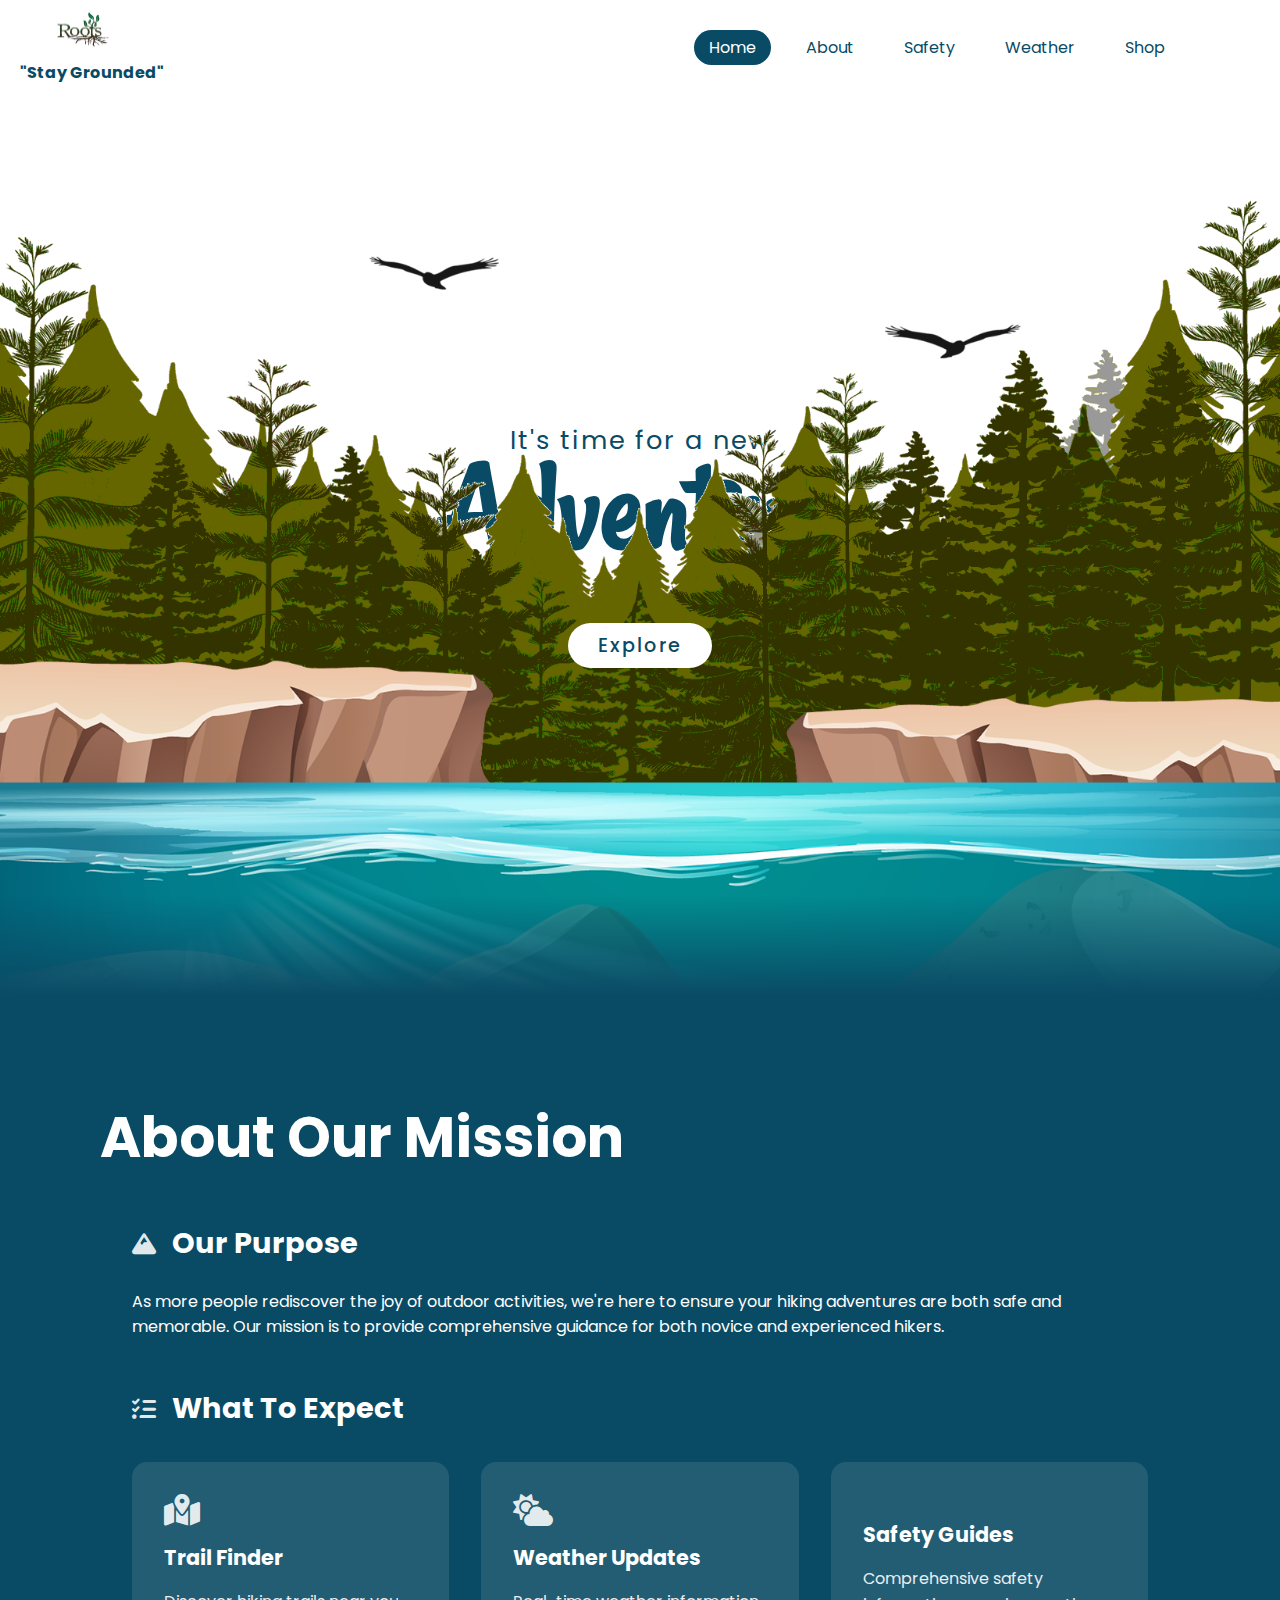
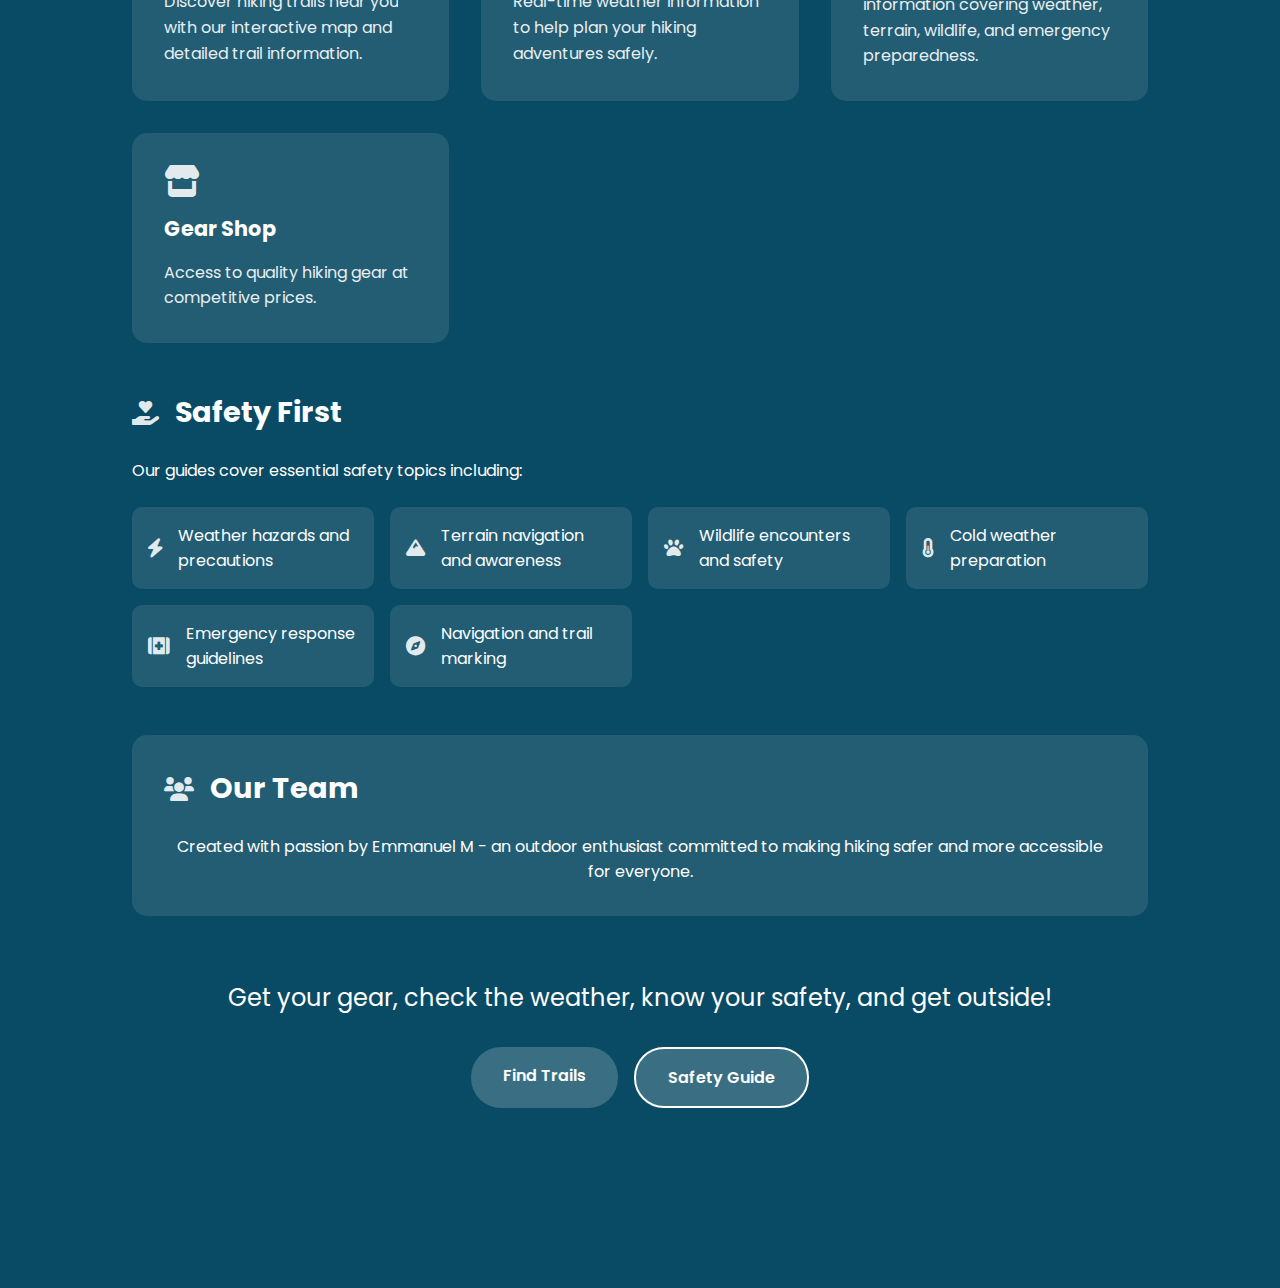
<file: index.html>
<!DOCTYPE html>
<html lang="en">
<head>
    <meta charset="UTF-8">
    <meta http-equiv="X-UA-Compatible" content="IE=edge">
    <meta name="viewport" content="width=device-width, initial-scale=1.0">
    <title>Roots</title>
    <link rel='stylesheet' type='text/css' href='style.css'>
    <link rel="stylesheet" href="https://cdnjs.cloudflare.com/ajax/libs/font-awesome/6.0.0/css/all.min.css">
</head>
<body>
    
    <header id ='header'>
        <div class="logo-container">
            <div>
                <a href=''>
                    <img class="logo" src='images/logo.png'>
                </a>
                <p>"Stay Grounded"</p>
            </div>
            <button class="nav-toggle" aria-label="Toggle navigation">
                <i class="fas fa-bars"></i>
            </button>
        </div>
        <ul>
            <li><a id='active' href='#'>Home</a></li>
            <li><a href='#About'>About</a></li>
            <li><a href='info.html'>Safety</a></li>
            <li><a href='weather.html'>Weather</a></li>
            <li><a href="https://www.steepandcheap.com/" target="_blank">Shop</a></li>
        </ul>
    </header>
    <section>
        <h2 id='text'><span>It's time for a new</span><br>Adventure</h2>
        <img src='images/bird1.png' id='bird1'>
        <img src='images/bird2.png' id='bird2'>
        <img src='images/forest.png' id='forest'>
        <a href="https://americanhiking.org/hiking-resources/#hikes-near-you" target="_blank" id='btn'>Explore</a>
        <img src='images/rocks.png' id='rocks'>
        <img src='images/water.png' id='water'>

    </section>
    <div id='About' class='sec'>
        <h2>About Our Mission</h2>
        <div class="about-container">
            <div class="about-text">
                <div class="mission-statement">
                    <h3><i class="fas fa-mountain"></i> Our Purpose</h3>
                    <p>As more people rediscover the joy of outdoor activities, we're here to ensure your hiking adventures are both safe and memorable. Our mission is to provide comprehensive guidance for both novice and experienced hikers.</p>
                </div>

                <div class="key-features">
                    <h3><i class="fas fa-list-check"></i> What To Expect</h3>
                    <div class="features-grid">
                        <div class="feature-item">
                            <i class="fas fa-map-location-dot"></i>
                            <h4>Trail Finder</h4>
                            <p>Discover hiking trails near you with our interactive map and detailed trail information.</p>
                        </div>
                        <div class="feature-item">
                            <i class="fas fa-cloud-sun"></i>
                            <h4>Weather Updates</h4>
                            <p>Real-time weather information to help plan your hiking adventures safely.</p>
                        </div>
                        <div class="feature-item">
                            <i class="fas fa-shield-heart"></i>
                            <h4>Safety Guides</h4>
                            <p>Comprehensive safety information covering weather, terrain, wildlife, and emergency preparedness.</p>
                        </div>
                        <div class="feature-item">
                            <i class="fas fa-store"></i>
                            <h4>Gear Shop</h4>
                            <p>Access to quality hiking gear at competitive prices.</p>
                        </div>
                    </div>
                </div>

                <div class="safety-focus">
                    <h3><i class="fas fa-hand-holding-heart"></i> Safety First</h3>
                    <p>Our guides cover essential safety topics including:</p>
                    <ul class="safety-list">
                        <li><i class="fas fa-bolt"></i> Weather hazards and precautions</li>
                        <li><i class="fas fa-mountain"></i> Terrain navigation and awareness</li>
                        <li><i class="fas fa-paw"></i> Wildlife encounters and safety</li>
                        <li><i class="fas fa-temperature-half"></i> Cold weather preparation</li>
                        <li><i class="fas fa-kit-medical"></i> Emergency response guidelines</li>
                        <li><i class="fas fa-compass"></i> Navigation and trail marking</li>
                    </ul>
                </div>

                <div class="team-section">
                    <h3><i class="fas fa-users"></i> Our Team</h3>
                    <p>Created with passion by Emmanuel M - an outdoor enthusiast committed to making hiking safer and more accessible for everyone.</p>
                </div>

                <div class="call-to-action">
                    <p>Get your gear, check the weather, know your safety, and get outside!</p>
                    <div class="cta-buttons">
                        <a href="https://americanhiking.org/hiking-resources/#hikes-near-you" class="cta-button primary">Find Trails</a>
                        <a href="info.html" class="cta-button secondary">Safety Guide</a>
                    </div>
                </div>
            </div>
        </div>
    </div>
    <script>
        let text=document.getElementById('text')
        let bird1=document.getElementById('bird1')
        let bird2=document.getElementById('bird2')
        let btn=document.getElementById('btn')
        let rocks=document.getElementById('rocks')
        let forest=document.getElementById('forest')
        let water=document.getElementById('water')
        let header=document.getElementById('header')

        // Mobile menu toggle
        const navToggle = document.querySelector('.nav-toggle');
        const navMenu = document.querySelector('#header ul');

        navToggle.addEventListener('click', () => {
            navMenu.classList.toggle('active');
        });

        // Close menu when clicking outside
        document.addEventListener('click', (e) => {
            if (!header.contains(e.target) && navMenu.classList.contains('active')) {
                navMenu.classList.remove('active');
            }
        });

        // Close menu when clicking a link
        navMenu.querySelectorAll('a').forEach(link => {
            link.addEventListener('click', () => {
                navMenu.classList.remove('active');
            });
        });

        window.addEventListener('scroll', function(){
            let value=window.scrollY;
            text.style.top=50+value*-.5+'%'
            bird1.style.top= value*-1+'%'
            bird1.style.left= value*1+'%'
            bird2.style.top= value*-1+'%'
            bird2.style.left= value*-1+'%'
            btn.style.marginTop=value*1.5+'px'
            rocks.style.top=value*.12+'px'
            forest.style.top=value*.25+'px'
            water.style.top=value*-.01+'px'
        })
    </script>
</body>
</html>
</file>
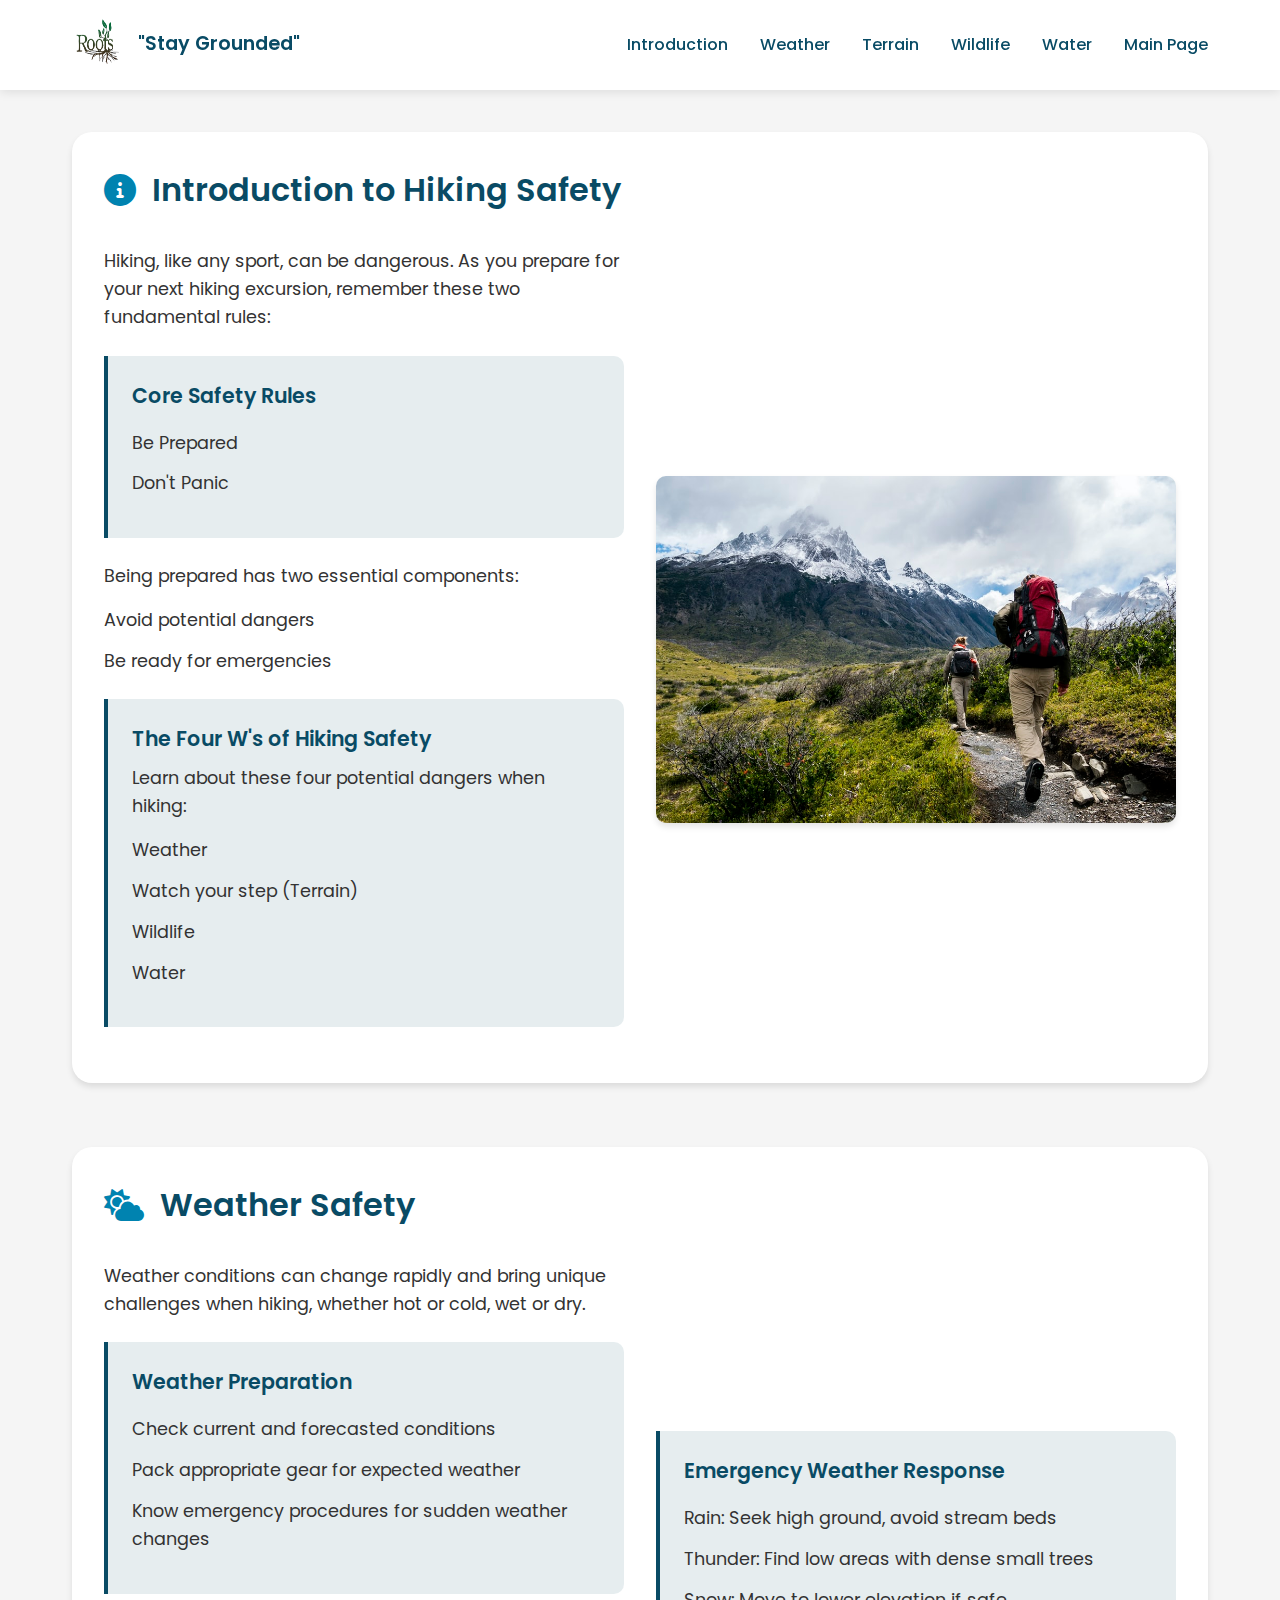
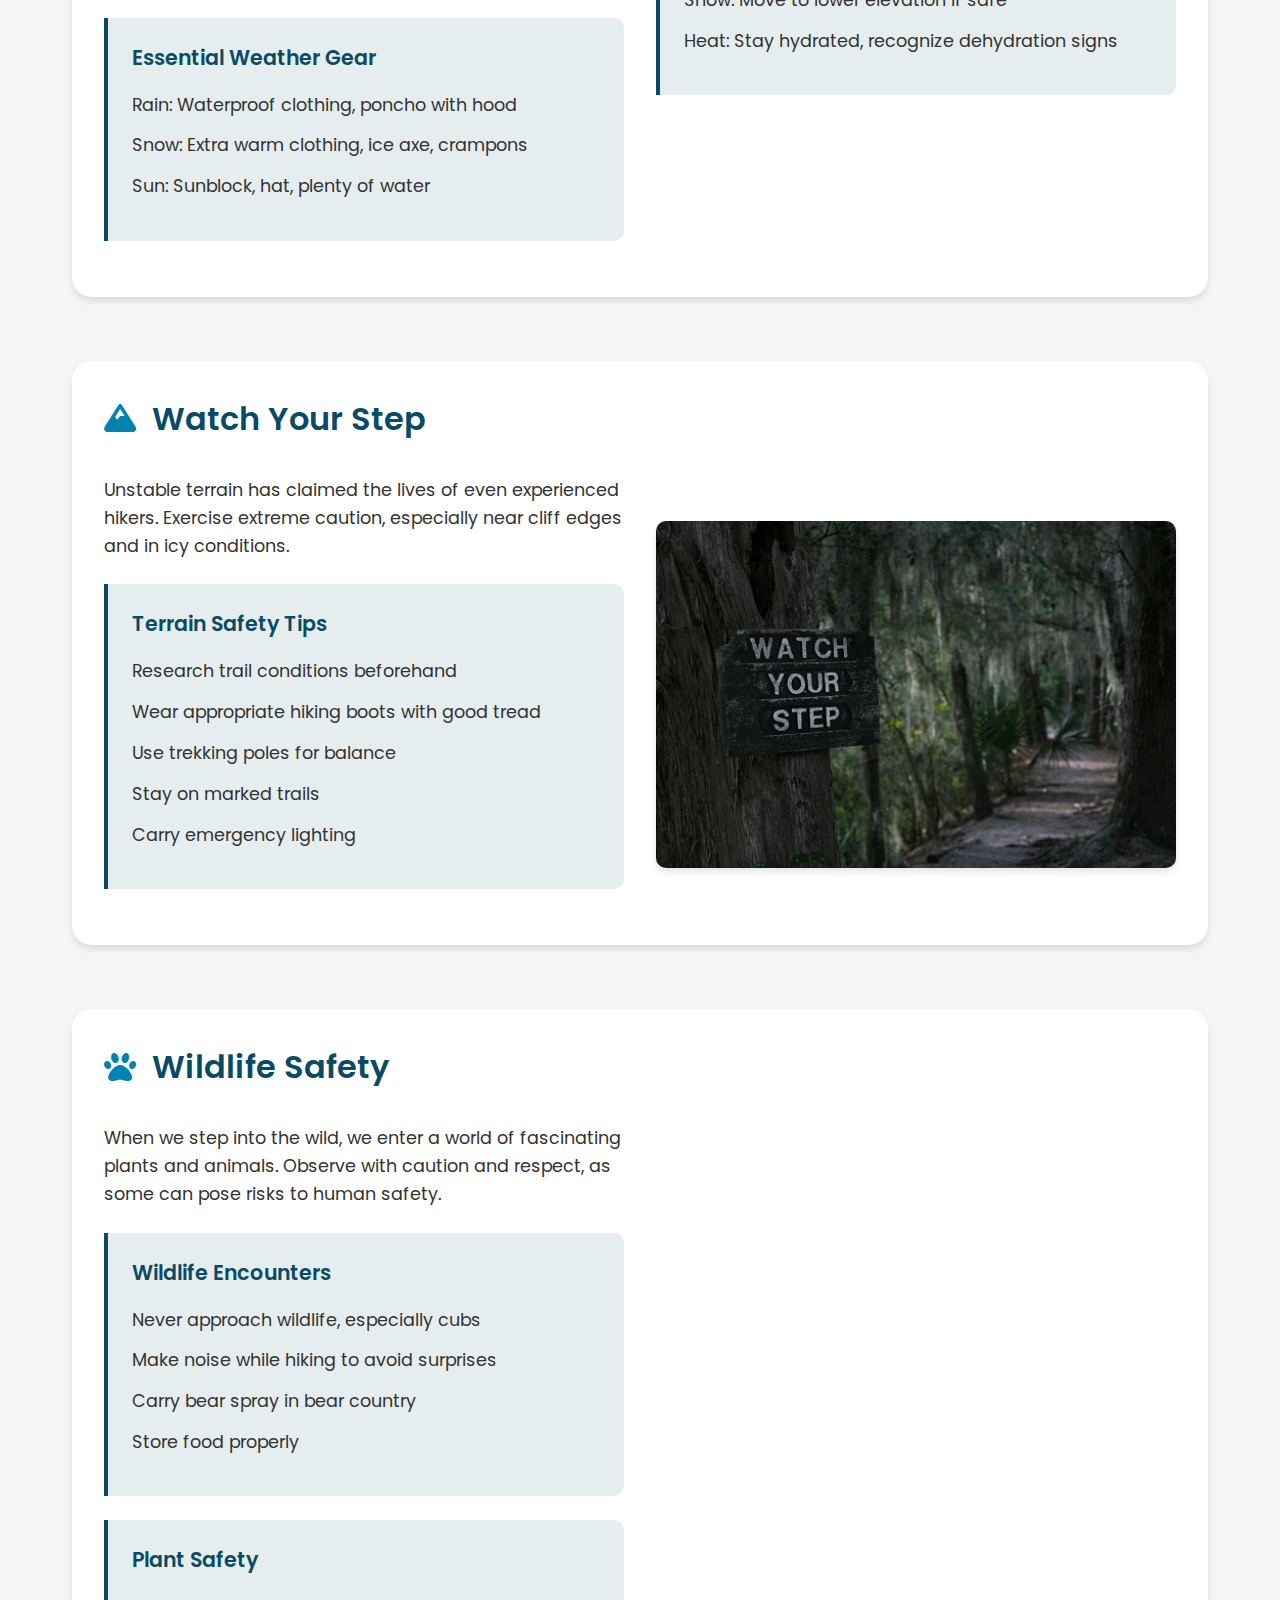
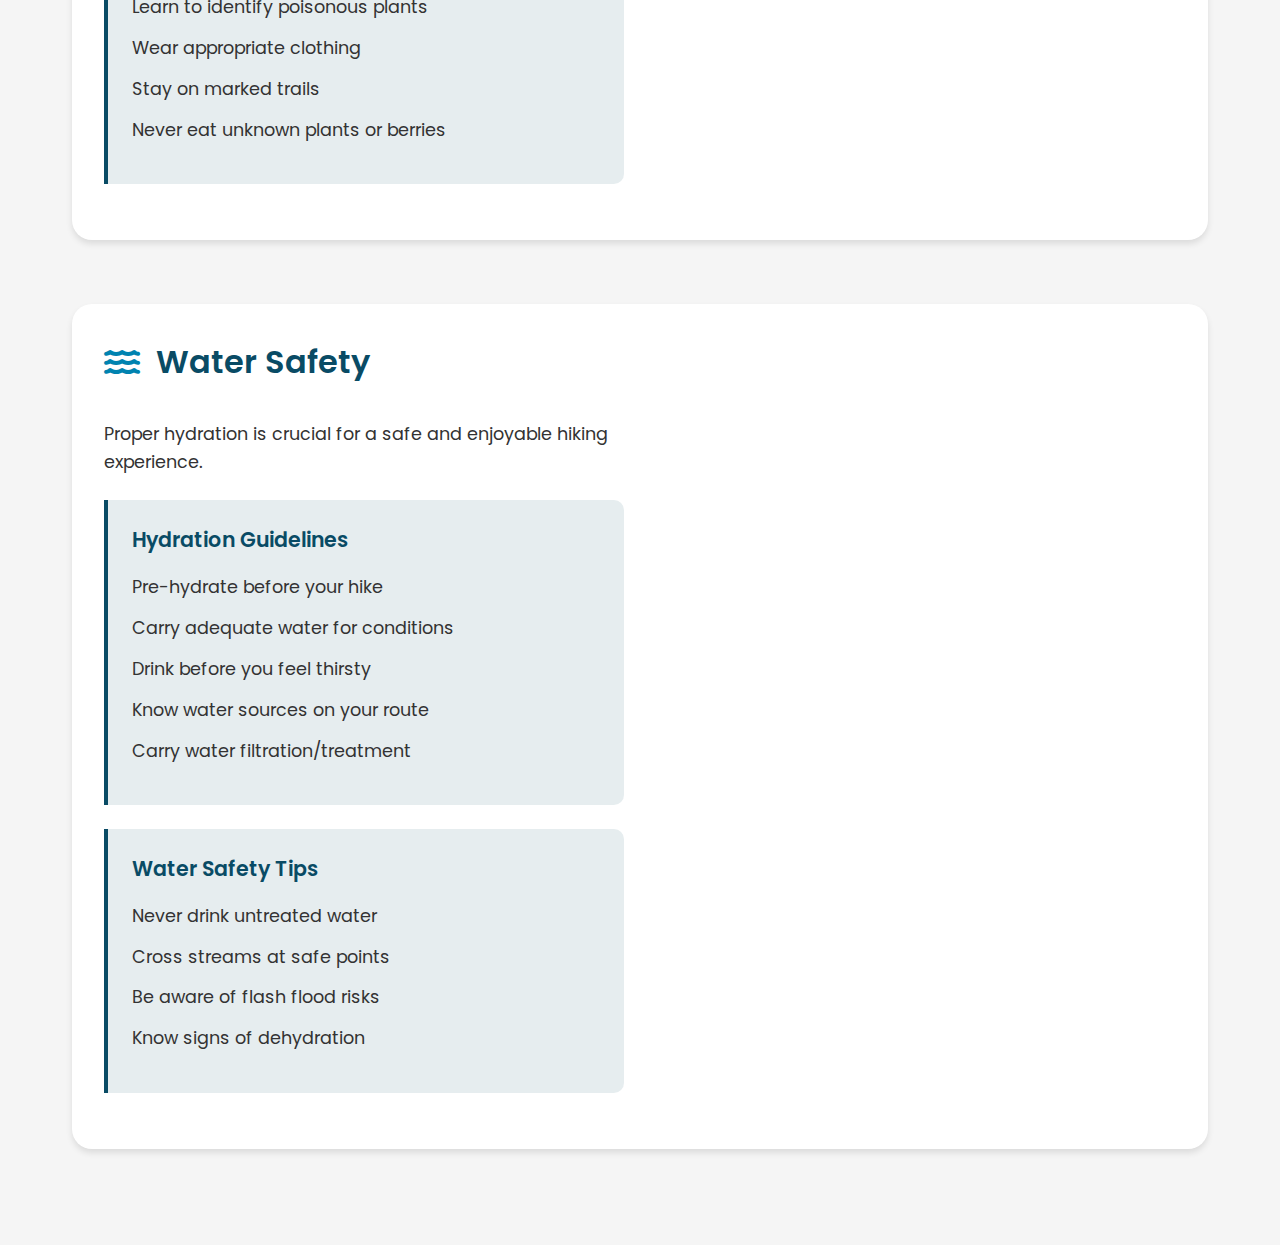
<file: info.html>
<!DOCTYPE html>
<html lang="en" id="top">
<head>
    <meta charset="UTF-8">
    <meta name="viewport" content="width=device-width, initial-scale=1.0">
    <title>Hiking Safety Guide</title>
    <link rel="stylesheet" href="info.css">
    <link rel="stylesheet" href="https://cdnjs.cloudflare.com/ajax/libs/font-awesome/6.0.0/css/all.min.css">
</head>
<body>
    <header class="header">
        <div class="header-content">
            <div class="logo-container">
                <a href="index.html">
                    <img class="logo" src="images/logo.png" alt="Logo">
                </a>
                <span class="logo-text">"Stay Grounded"</span>
            </div>
            <button class="nav-toggle" aria-label="Toggle navigation">
                <i class="fas fa-bars"></i>
            </button>
            <nav class="nav">
                <a href="#intro" class="nav-link">Introduction</a>
                <a href="#weather" class="nav-link">Weather</a>
                <a href="#terrain" class="nav-link">Terrain</a>
                <a href="#wildlife" class="nav-link">Wildlife</a>
                <a href="#water" class="nav-link">Water</a>
                <a href="index.html" class="nav-link">Main Page</a>
            </nav>
        </div>
    </header>

    <main class="main-content">
        <section id="intro" class="section">
            <div class="section-header">
                <i class="fas fa-info-circle section-icon"></i>
                <h1 class="section-title">Introduction to Hiking Safety</h1>
            </div>
            <div class="section-content">
                <div class="section-text">
                    <p>Hiking, like any sport, can be dangerous. As you prepare for your next hiking excursion, remember these two fundamental rules:</p>
                    
                    <div class="highlight-box">
                        <h3 class="highlight-title">Core Safety Rules</h3>
                        <ol class="list">
                            <li>Be Prepared</li>
                            <li>Don't Panic</li>
                        </ol>
                    </div>

                    <p>Being prepared has two essential components:</p>
                    <ul class="list">
                        <li>Avoid potential dangers</li>
                        <li>Be ready for emergencies</li>
                    </ul>

                    <div class="highlight-box">
                        <h3 class="highlight-title">The Four W's of Hiking Safety</h3>
                        <p>Learn about these four potential dangers when hiking:</p>
                        <ul class="list">
                            <li>Weather</li>
                            <li>Watch your step (Terrain)</li>
                            <li>Wildlife</li>
                            <li>Water</li>
                        </ul>
                    </div>
                </div>
                <img src="images/intropic.jpg" alt="Hiking Safety" class="section-image">
            </div>
        </section>

        <section id="weather" class="section">
            <div class="section-header">
                <i class="fas fa-cloud-sun section-icon"></i>
                <h2 class="section-title">Weather Safety</h2>
            </div>
            <div class="section-content">
                <div class="section-text">
                    <p>Weather conditions can change rapidly and bring unique challenges when hiking, whether hot or cold, wet or dry.</p>
                    
                    <div class="highlight-box">
                        <h3 class="highlight-title">Weather Preparation</h3>
                        <ul class="list">
                            <li>Check current and forecasted conditions</li>
                            <li>Pack appropriate gear for expected weather</li>
                            <li>Know emergency procedures for sudden weather changes</li>
                        </ul>
                    </div>

                    <div class="highlight-box">
                        <h3 class="highlight-title">Essential Weather Gear</h3>
                        <ul class="list">
                            <li>Rain: Waterproof clothing, poncho with hood</li>
                            <li>Snow: Extra warm clothing, ice axe, crampons</li>
                            <li>Sun: Sunblock, hat, plenty of water</li>
                        </ul>
                    </div>
                </div>
                <div class="section-text">
                    <div class="highlight-box">
                        <h3 class="highlight-title">Emergency Weather Response</h3>
                        <ul class="list">
                            <li>Rain: Seek high ground, avoid stream beds</li>
                            <li>Thunder: Find low areas with dense small trees</li>
                            <li>Snow: Move to lower elevation if safe</li>
                            <li>Heat: Stay hydrated, recognize dehydration signs</li>
                        </ul>
                    </div>
                </div>
            </div>
        </section>

        <section id="terrain" class="section">
            <div class="section-header">
                <i class="fas fa-mountain section-icon"></i>
                <h2 class="section-title">Watch Your Step</h2>
            </div>
            <div class="section-content">
                <div class="section-text">
                    <p>Unstable terrain has claimed the lives of even experienced hikers. Exercise extreme caution, especially near cliff edges and in icy conditions.</p>
                    
                    <div class="highlight-box">
                        <h3 class="highlight-title">Terrain Safety Tips</h3>
                        <ul class="list">
                            <li>Research trail conditions beforehand</li>
                            <li>Wear appropriate hiking boots with good tread</li>
                            <li>Use trekking poles for balance</li>
                            <li>Stay on marked trails</li>
                            <li>Carry emergency lighting</li>
                        </ul>
                    </div>
                </div>
                <img src="images/w2.jpg" alt="Terrain Safety" class="section-image">
            </div>
        </section>

        <section id="wildlife" class="section">
            <div class="section-header">
                <i class="fas fa-paw section-icon"></i>
                <h2 class="section-title">Wildlife Safety</h2>
            </div>
            <div class="section-content">
                <div class="section-text">
                    <p>When we step into the wild, we enter a world of fascinating plants and animals. Observe with caution and respect, as some can pose risks to human safety.</p>
                    
                    <div class="highlight-box">
                        <h3 class="highlight-title">Wildlife Encounters</h3>
                        <ul class="list">
                            <li>Never approach wildlife, especially cubs</li>
                            <li>Make noise while hiking to avoid surprises</li>
                            <li>Carry bear spray in bear country</li>
                            <li>Store food properly</li>
                        </ul>
                    </div>

                    <div class="highlight-box">
                        <h3 class="highlight-title">Plant Safety</h3>
                        <ul class="list">
                            <li>Learn to identify poisonous plants</li>
                            <li>Wear appropriate clothing</li>
                            <li>Stay on marked trails</li>
                            <li>Never eat unknown plants or berries</li>
                        </ul>
                    </div>
                </div>
            </div>
        </section>

        <section id="water" class="section">
            <div class="section-header">
                <i class="fas fa-water section-icon"></i>
                <h2 class="section-title">Water Safety</h2>
            </div>
            <div class="section-content">
                <div class="section-text">
                    <p>Proper hydration is crucial for a safe and enjoyable hiking experience.</p>
                    
                    <div class="highlight-box">
                        <h3 class="highlight-title">Hydration Guidelines</h3>
                        <ul class="list">
                            <li>Pre-hydrate before your hike</li>
                            <li>Carry adequate water for conditions</li>
                            <li>Drink before you feel thirsty</li>
                            <li>Know water sources on your route</li>
                            <li>Carry water filtration/treatment</li>
                        </ul>
                    </div>

                    <div class="highlight-box">
                        <h3 class="highlight-title">Water Safety Tips</h3>
                        <ul class="list">
                            <li>Never drink untreated water</li>
                            <li>Cross streams at safe points</li>
                            <li>Be aware of flash flood risks</li>
                            <li>Know signs of dehydration</li>
                        </ul>
                    </div>
                </div>
            </div>
        </section>
    </main>

    <a href="#" class="back-to-top" aria-label="Back to top">
        <i class="fas fa-arrow-up"></i>
    </a>

    <script>
        // Toggle mobile navigation
        const navToggle = document.querySelector('.nav-toggle');
        const nav = document.querySelector('.nav');
        navToggle.addEventListener('click', () => {
            nav.classList.toggle('active');
        });

        // Back to top button visibility and functionality
        const backToTop = document.querySelector('.back-to-top');
        
        // Show/hide back to top button
        window.addEventListener('scroll', () => {
            if (window.scrollY > 300) {
                backToTop.classList.add('visible');
            } else {
                backToTop.classList.remove('visible');
            }
        });

        // Handle back to top click
        backToTop.addEventListener('click', (e) => {
            e.preventDefault();
            window.scrollTo({
                top: 0,
                behavior: 'smooth'
            });
        });

        // Smooth scroll for navigation links
        document.querySelectorAll('a[href^="#"]').forEach(anchor => {
            anchor.addEventListener('click', function (e) {
                e.preventDefault();
                const target = document.querySelector(this.getAttribute('href'));
                if (target) {
                    target.scrollIntoView({
                        behavior: 'smooth'
                    });
                    // Close mobile nav if open
                    nav.classList.remove('active');
                }
            });
        });
    </script>
</body>
</html>
</file>
<file: style.css>
@import url('https://fonts.googleapis.com/css?family=Poppins:300,400,500,600,700,800,900&display=swap');
@import url('https://fonts.googleapis.com/css2?family=Rancho&display=swap');
*
{
    margin:0;
    padding:0;
    box-sizing: border-box;
    font-family: 'Poppins',sans-serif;
}
body{
    overflow-x: hidden;
    background: white;
    min-height: 100vh;
    width: 100vw;
    position: relative;
}
#header{
    background: #fff;
    position: -webkit-sticky;
    position: sticky;
    top:0;
    margin-top: 0px;
    left:0;
    width:100%;
    padding:10px 100px;
    display: flex;
    justify-content: space-between;
    align-items: center;
    z-index: 10000;
    border-radius:10px;
}
#header .logo-container {
    display: flex;
    align-items: center;
    margin-right: auto;
}
#header .logo-container div {
    display: flex;
    flex-direction: column;
    align-items: center;
    margin-left: 0;
    margin-right: 50px;
}
#header .logo{
    width: 60px;
    height: auto;
    border-radius: 15px;
    margin-left: -80px;
}
#header .logo-container p {
    color: #094b65;
    font-weight: 700;
    font-size: 1em;
    text-decoration: none;
    text-align: center;
    margin-top: 5px;
    margin-left: -80px;
}
#header ul{
    display:flex; 
    justify-content: center;
    align-items: center;
}
#header ul li{
    list-style: none;
    margin-left: 20px;
}
header ul li a{
    text-decoration: none;
    padding: 6px 15px;
    color: #094b65;
    border-radius:20px;
    transition: background-color .2s, color .5s, box-shadow .2s;
    
}
#header ul li a:hover{
  background:#094b65;
  color:#fff;
  cursor: pointer;
  box-shadow: 5px 5px 5px rgba(0,0,0,.25);
}
#header ul li a:active{
  background:#094b65;
  color:#fff;
  cursor: pointer;
  opacity: 0.7;
}
#active{
  background:#094b65;
  color:#fff
}

section{
    position: relative;
    width: 100%;
    height: 100vh;
    min-height: 500px;
    display: flex;
    justify-content: center;
    align-items: center;
    overflow: hidden;
}
section::before{
    content:'';
    position: absolute;
    bottom:0;
    Left:0;
    width:100%;
    height: 100px;
    background:linear-gradient(to top, #094b65,transparent);
    z-index:10 ;
}
section img{
    position: absolute;
    top: 0;
    left: 0;
    width: 100%;
    height: 100%;
    object-fit: cover;
    pointer-events: none;
}
section #text{
    position: absolute;
    color:#094b65;
    font-size: 10vw;
    text-align: center;
    line-height: .55em;
    font-family: 'Rancho',cursive;
    transform: translateY(-50%);

}

section #text span {
    font-size: .20em;
    letter-spacing: 2px;
    font-weight: 400;
}
#btn{
    
    text-decoration: none;
    display:inline-block;
    padding:8px 30px;
    background: white;
    color:#094b65;
    font-size: 1.2em;
    font-weight: 500;
    letter-spacing: 2px;
    border-radius: 40px;
    transform: translateY(100px);
}
.sec {
    position: relative;
    padding:100px;
    background: #094b65;
    
}
.sec h2{
    font-size: 3.5em;
    color:#fff;
    margin-bottom: 10px;
    
}
.sec p{
    font-size: 1em;
    color:#fff;
}

/* About Section Styles */
.about-container {
    max-width: 1200px;
    margin: 0 auto;
    padding: 2rem;
}

.about-text {
    color: #fff;
}

.mission-statement,
.key-features,
.safety-focus,
.team-section,
.call-to-action {
    margin-bottom: 3rem;
}

.about-text h3 {
    font-size: 1.8rem;
    margin-bottom: 1.5rem;
    display: flex;
    align-items: center;
    gap: 1rem;
}

.about-text h3 i {
    font-size: 1.5rem;
    color: rgba(255, 255, 255, 0.9);
}

.features-grid {
    display: grid;
    grid-template-columns: repeat(auto-fit, minmax(250px, 1fr));
    gap: 2rem;
    margin-top: 2rem;
}

.feature-item {
    background: rgba(255, 255, 255, 0.1);
    padding: 2rem;
    border-radius: 15px;
    transition: transform 0.3s ease, background 0.3s ease;
}

.feature-item:hover {
    transform: translateY(-5px);
    background: rgba(255, 255, 255, 0.15);
}

.feature-item i {
    font-size: 2rem;
    margin-bottom: 1rem;
    color: rgba(255, 255, 255, 0.9);
}

.feature-item h4 {
    font-size: 1.3rem;
    margin-bottom: 1rem;
}

.feature-item p {
    font-size: 1rem;
    line-height: 1.6;
    opacity: 0.9;
}

.safety-list {
    list-style: none;
    display: grid;
    grid-template-columns: repeat(auto-fit, minmax(200px, 1fr));
    gap: 1rem;
    margin-top: 1.5rem;
}

.safety-list li {
    display: flex;
    align-items: center;
    gap: 1rem;
    background: rgba(255, 255, 255, 0.1);
    padding: 1rem;
    border-radius: 10px;
    transition: transform 0.3s ease;
}

.safety-list li:hover {
    transform: translateX(5px);
}

.safety-list li i {
    font-size: 1.2rem;
    color: rgba(255, 255, 255, 0.9);
}

.team-section {
    background: rgba(255, 255, 255, 0.1);
    padding: 2rem;
    border-radius: 15px;
    text-align: center;
}

.call-to-action {
    text-align: center;
    margin-top: 4rem;
}

.call-to-action p {
    font-size: 1.5rem;
    margin-bottom: 2rem;
}

.cta-buttons {
    display: flex;
    gap: 1rem;
    justify-content: center;
    flex-wrap: wrap;
}

.cta-button {
    display: inline-block;
    padding: 1rem 2rem;
    border-radius: 30px;
    text-decoration: none;
    font-weight: 600;
    transition: transform 0.3s ease, box-shadow 0.3s ease;
}

.cta-button:hover {
    transform: translateY(-3px);
    box-shadow: 0 5px 15px rgba(0, 0, 0, 0.2);
}

.cta-button.primary {
    background: rgba(255, 255, 255, 0.2);
    color: var(--primary-color);
}

.cta-button.secondary {
    background: rgba(255, 255, 255, 0.2);
    color: #fff;
    border: 2px solid #fff;
}

/* Responsive Design for About Section */
@media (max-width: 768px) {
    .about-container {
        padding: 1rem;
    }

    .features-grid {
        grid-template-columns: 1fr;
    }

    .safety-list {
        grid-template-columns: 1fr;
    }

    .about-text h3 {
        font-size: 1.5rem;
    }

    .call-to-action p {
        font-size: 1.2rem;
    }
}

/* Mobile Responsive Styles */
@media screen and (max-width: 768px) {
    /* Header Styles */
    #header {
        padding: 10px 20px;
        position: relative;
    }

    .nav-toggle {
        display: block;
    }

    #header .logo-container {
        width: 100%;
        justify-content: space-between;
    }

    #header .logo-container div {
        flex-direction: row;
        gap: 10px;
        align-items: center;
        margin-right: 0;
    }

    #header .logo {
        width: 40px;
        height: auto;
        margin-left: 0;
    }

    #header .logo-container p {
        margin-top: 0;
        font-size: 0.9em;
        margin-left: 0;
    }

    #header ul {
        display: none;
        flex-direction: column;
        width: 100%;
        background: #fff;
        position: absolute;
        top: 100%;
        left: 0;
        padding: 10px;
        box-shadow: 0 4px 6px rgba(0,0,0,0.1);
        z-index: 1000;
    }

    #header ul.active {
        display: flex;
    }

    #header ul li {
        margin: 0;
        width: 100%;
        text-align: center;
    }

    #header ul li a {
        display: block;
        padding: 12px;
        width: 100%;
        border-radius: 0;
    }

    #header ul li a:hover {
        background: rgba(9, 75, 101, 0.1);
        box-shadow: none;
    }

    /* Section Styles */
    section {
        height: 80vh;
    }

    section #text {
        font-size: 15vw;
        white-space: nowrap;
    }

    section #text span {
        font-size: 0.15em;
    }

    #btn {
        transform: translateY(50px);
        padding: 8px 20px;
        font-size: 1em;
    }

    /* About Section Styles */
    .sec {
        padding: 40px 20px;
    }

    .sec h2 {
        font-size: 2em;
    }

    .about-container {
        padding: 1rem;
    }

    .features-grid {
        grid-template-columns: 1fr;
        gap: 1rem;
    }

    .feature-item {
        padding: 1.5rem;
    }

    .safety-list {
        grid-template-columns: 1fr;
    }

    .safety-list li {
        padding: 0.8rem;
    }

    .cta-buttons {
        flex-direction: column;
        gap: 1rem;
    }

    .cta-button {
        width: 100%;
        text-align: center;
    }
}

/* Small Mobile Devices */
@media screen and (max-width: 480px) {
    section #text {
        font-size: 18vw;
    }

    .sec h2 {
        font-size: 1.8em;
    }

    .about-text h3 {
        font-size: 1.4rem;
    }

    .feature-item h4 {
        font-size: 1.1rem;
    }
}

/* Mobile Navigation Styles */
.nav-toggle {
    display: none;
    font-size: 24px;
    color: #094b65;
    cursor: pointer;
    background: none;
    border: none;
    padding: 5px;
}

@media screen and (max-width: 768px) {
    #header {
        padding: 10px 20px;
        position: relative;
    }

    .nav-toggle {
        display: block;
    }

    #header .logo-container {
        width: 100%;
        justify-content: space-between;
    }

    #header .logo-container div {
        flex-direction: row;
        gap: 10px;
        align-items: center;
        margin-right: 0;
    }

    #header .logo {
        width: 40px;
        height: auto;
        margin-left: 0;
    }

    #header .logo-container p {
        margin-top: 0;
        font-size: 0.9em;
        margin-left: 0;
    }

    #header ul {
        display: none;
        flex-direction: column;
        width: 100%;
        background: #fff;
        position: absolute;
        top: 100%;
        left: 0;
        padding: 10px;
        box-shadow: 0 4px 6px rgba(0,0,0,0.1);
        z-index: 1000;
    }

    #header ul.active {
        display: flex;
    }

    #header ul li {
        margin: 0;
        width: 100%;
        text-align: center;
    }

    #header ul li a {
        display: block;
        padding: 12px;
        width: 100%;
        border-radius: 0;
    }

    #header ul li a:hover {
        background: rgba(9, 75, 101, 0.1);
        box-shadow: none;
    }
}

/* Add landscape mode specific styles */
@media screen and (max-height: 500px) and (orientation: landscape) {
    section {
        height: auto;
        min-height: 100vh;
    }

    section #text {
        font-size: 8vw;
        padding: 20px 0;
    }

    section #text span {
        font-size: 0.25em;
    }

    #btn {
        transform: translateY(20px);
    }

    .sec {
        padding: 40px 20px;
    }

    /* Adjust header for landscape */
    #header {
        position: relative;
    }

    /* Ensure images cover properly in landscape */
    section img {
        height: 100%;
        object-position: center;
    }
}

/* Enhance mobile styles */
@media screen and (max-width: 768px) {
    body {
        overflow-x: hidden;
        width: 100%;
    }

    section {
        width: 100vw;
        overflow-x: hidden;
    }

    .sec {
        width: 100%;
        overflow-x: hidden;
    }

    section img {
        width: 100%;
        height: 100%;
        object-fit: cover;
    }
}
</file>
<file: info.css>
@import url('https://fonts.googleapis.com/css2?family=Poppins:wght@300;400;500;600;700&display=swap');

:root {
    --primary-color: #094b65;
    --text-color: #333;
    --bg-color: #f5f5f5;
    --accent-color: #0083B0;
    --white: #ffffff;
}

* {
    margin: 0;
    padding: 0;
    box-sizing: border-box;
    font-family: 'Poppins', sans-serif;
}

html {
    scroll-behavior: smooth;
}

body {
    background-color: var(--bg-color);
    color: var(--text-color);
    line-height: 1.6;
}

/* Header Styles */
.header {
    background-color: var(--white);
    box-shadow: 0 2px 10px rgba(0, 0, 0, 0.1);
    position: fixed;
    width: 100%;
    top: 0;
    z-index: 1000;
    padding: 1rem 0;
}

.header-content {
    max-width: 1200px;
    margin: 0 auto;
    display: flex;
    justify-content: space-between;
    align-items: center;
    padding: 0 2rem;
}

.logo-container {
    display: flex;
    align-items: center;
    gap: 1rem;
}

.logo {
    width: 50px;
    height: 50px;
    border-radius: 10px;
}

.logo-text {
    color: var(--primary-color);
    font-size: 1.2rem;
    font-weight: 600;
}

/* Navigation */
.nav-toggle {
    display: none;
    font-size: 1.5rem;
    color: var(--primary-color);
    cursor: pointer;
}

.nav {
    display: flex;
    gap: 2rem;
}

.nav-link {
    color: var(--primary-color);
    text-decoration: none;
    font-weight: 500;
    transition: color 0.3s ease;
    position: relative;
}

.nav-link::after {
    content: '';
    position: absolute;
    bottom: -5px;
    left: 0;
    width: 0;
    height: 2px;
    background-color: var(--accent-color);
    transition: width 0.3s ease;
}

.nav-link:hover::after {
    width: 100%;
}

/* Main Content */
.main-content {
    margin-top: 100px;
    padding: 2rem;
    max-width: 1200px;
    margin-left: auto;
    margin-right: auto;
}

.section {
    margin-bottom: 4rem;
    background: var(--white);
    border-radius: 20px;
    padding: 2rem;
    box-shadow: 0 4px 6px rgba(0, 0, 0, 0.1);
}

.section-header {
    display: flex;
    align-items: center;
    gap: 1rem;
    margin-bottom: 2rem;
}

.section-title {
    color: var(--primary-color);
    font-size: 2rem;
    font-weight: 600;
}

.section-icon {
    font-size: 2rem;
    color: var(--accent-color);
}

.section-content {
    display: grid;
    grid-template-columns: 1fr 1fr;
    gap: 2rem;
    align-items: center;
}

.section-text {
    font-size: 1.1rem;
}

.section-image {
    width: 100%;
    border-radius: 10px;
    box-shadow: 0 4px 6px rgba(0, 0, 0, 0.1);
}

.highlight-box {
    background: rgba(9, 75, 101, 0.1);
    border-left: 4px solid var(--primary-color);
    padding: 1.5rem;
    margin: 1.5rem 0;
    border-radius: 0 10px 10px 0;
}

.highlight-title {
    color: var(--primary-color);
    font-weight: 600;
    margin-bottom: 0.5rem;
}

.list {
    list-style: none;
    margin: 1rem 0;
}

.list li {
    margin-bottom: 0.8rem;
    padding-left: 0;
    position: relative;
    color: var(--text-color);
}

.list li::before {
    display: none;
}

/* Back to Top Button */
.back-to-top {
    position: fixed;
    bottom: 2rem;
    right: 2rem;
    background: var(--primary-color);
    color: var(--white);
    width: 50px;
    height: 50px;
    border-radius: 50%;
    display: flex;
    justify-content: center;
    align-items: center;
    text-decoration: none;
    box-shadow: 0 2px 10px rgba(0, 0, 0, 0.2);
    transition: transform 0.3s ease;
    opacity: 0;
    visibility: hidden;
}

.back-to-top.visible {
    opacity: 1;
    visibility: visible;
}

.back-to-top:hover {
    transform: translateY(-5px);
}

/* Enhanced Responsive Design */
@media (max-width: 768px) {
    .nav-toggle {
        display: block;
    }

    .nav {
        display: none;
        position: absolute;
        top: 100%;
        left: 0;
        right: 0;
        background: var(--white);
        padding: 1rem;
        flex-direction: column;
        text-align: center;
        box-shadow: 0 2px 10px rgba(0, 0, 0, 0.1);
        gap: 1rem;
    }

    .nav.active {
        display: flex;
    }

    .section-content {
        grid-template-columns: 1fr;
        gap: 1.5rem;
    }

    .section-image {
        order: -1;
        max-height: 300px;
        object-fit: cover;
    }

    .section {
        padding: 1.5rem;
        margin-bottom: 2rem;
    }

    .section-header {
        flex-direction: column;
        text-align: center;
        gap: 0.5rem;
    }

    .highlight-box {
        padding: 1rem;
        margin: 1rem 0;
    }

    .back-to-top {
        bottom: 1rem;
        right: 1rem;
        width: 40px;
        height: 40px;
    }
}

@media (max-width: 480px) {
    .header-content {
        padding: 0 1rem;
    }

    .logo {
        width: 40px;
        height: 40px;
    }

    .logo-text {
        font-size: 1rem;
    }

    .main-content {
        margin-top: 80px;
        padding: 1rem;
    }

    .section {
        padding: 1rem;
        border-radius: 15px;
    }

    .section-title {
        font-size: 1.5rem;
    }

    .section-icon {
        font-size: 1.5rem;
    }

    .section-text {
        font-size: 1rem;
    }

    .highlight-title {
        font-size: 1.1rem;
    }

    .list li {
        font-size: 0.9rem;
        margin-bottom: 0.6rem;
    }

    .back-to-top {
        width: 35px;
        height: 35px;
        font-size: 0.9rem;
    }
}
</file>
